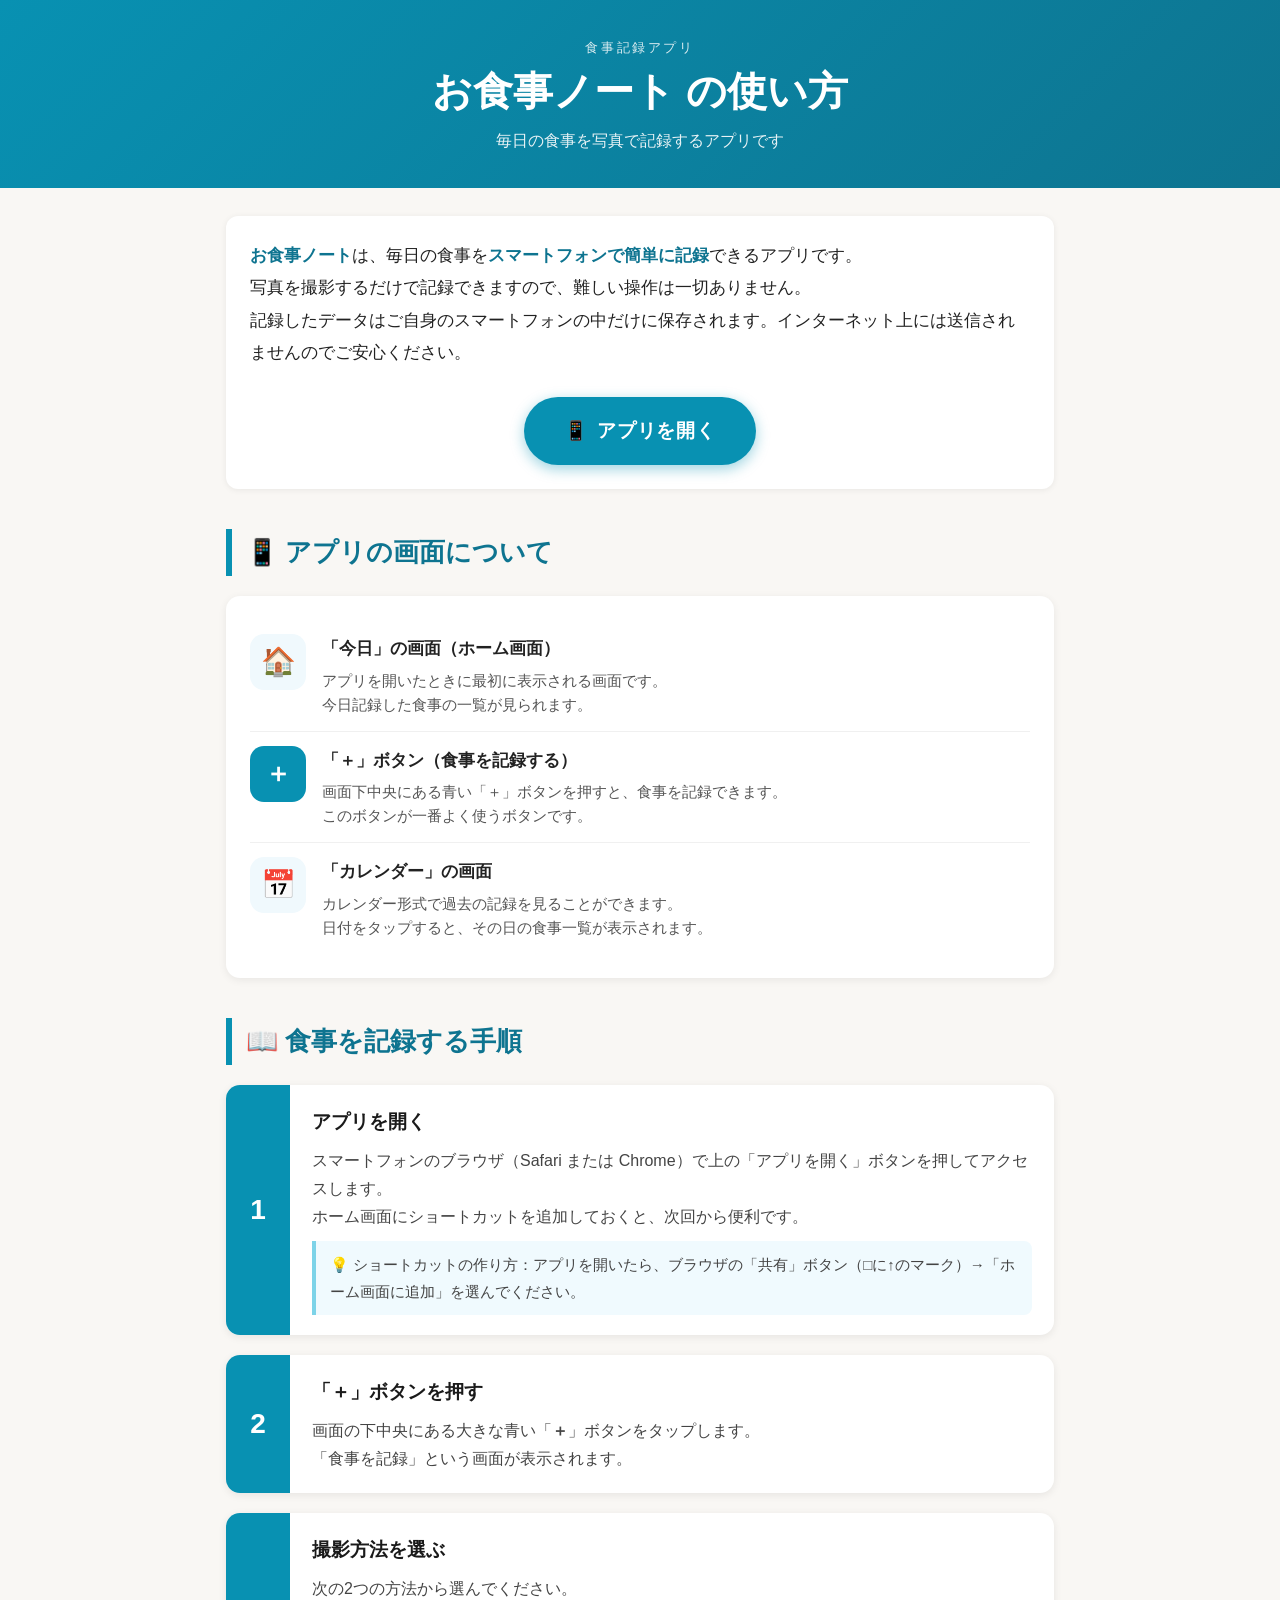
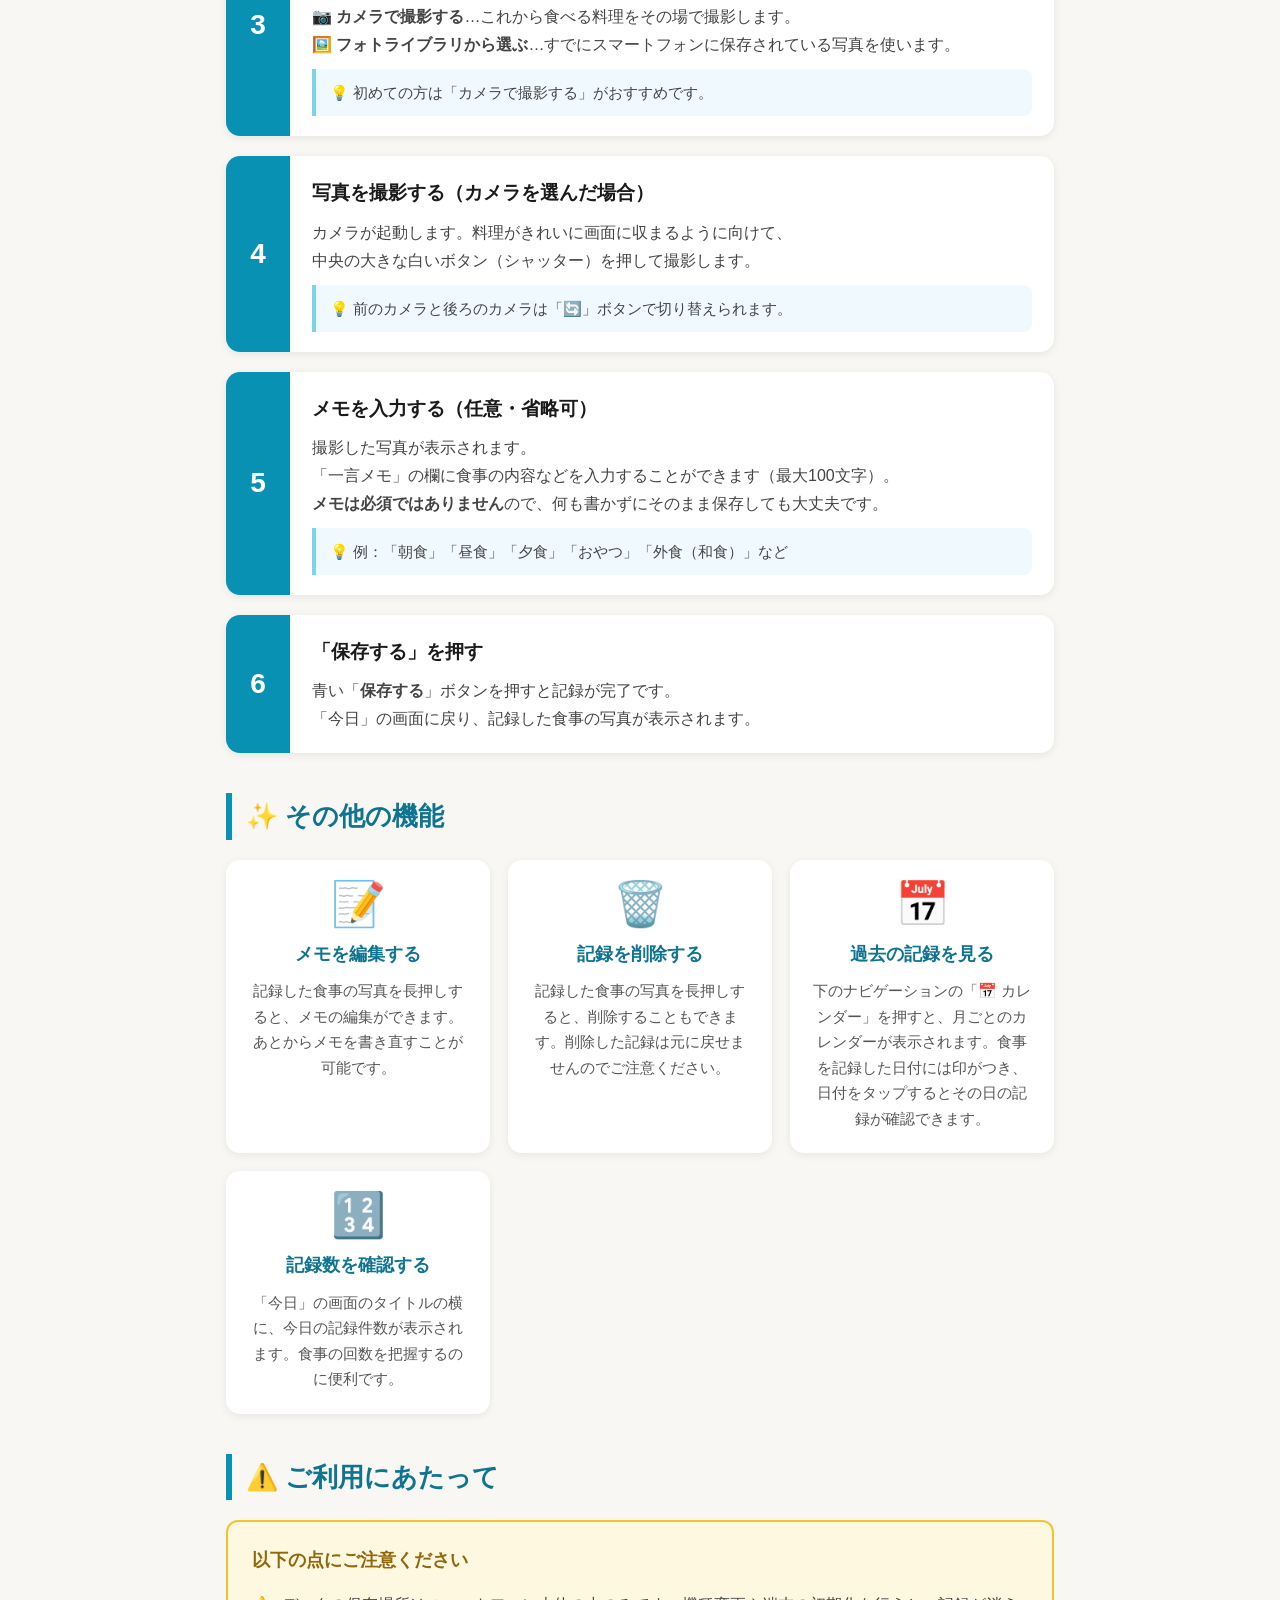
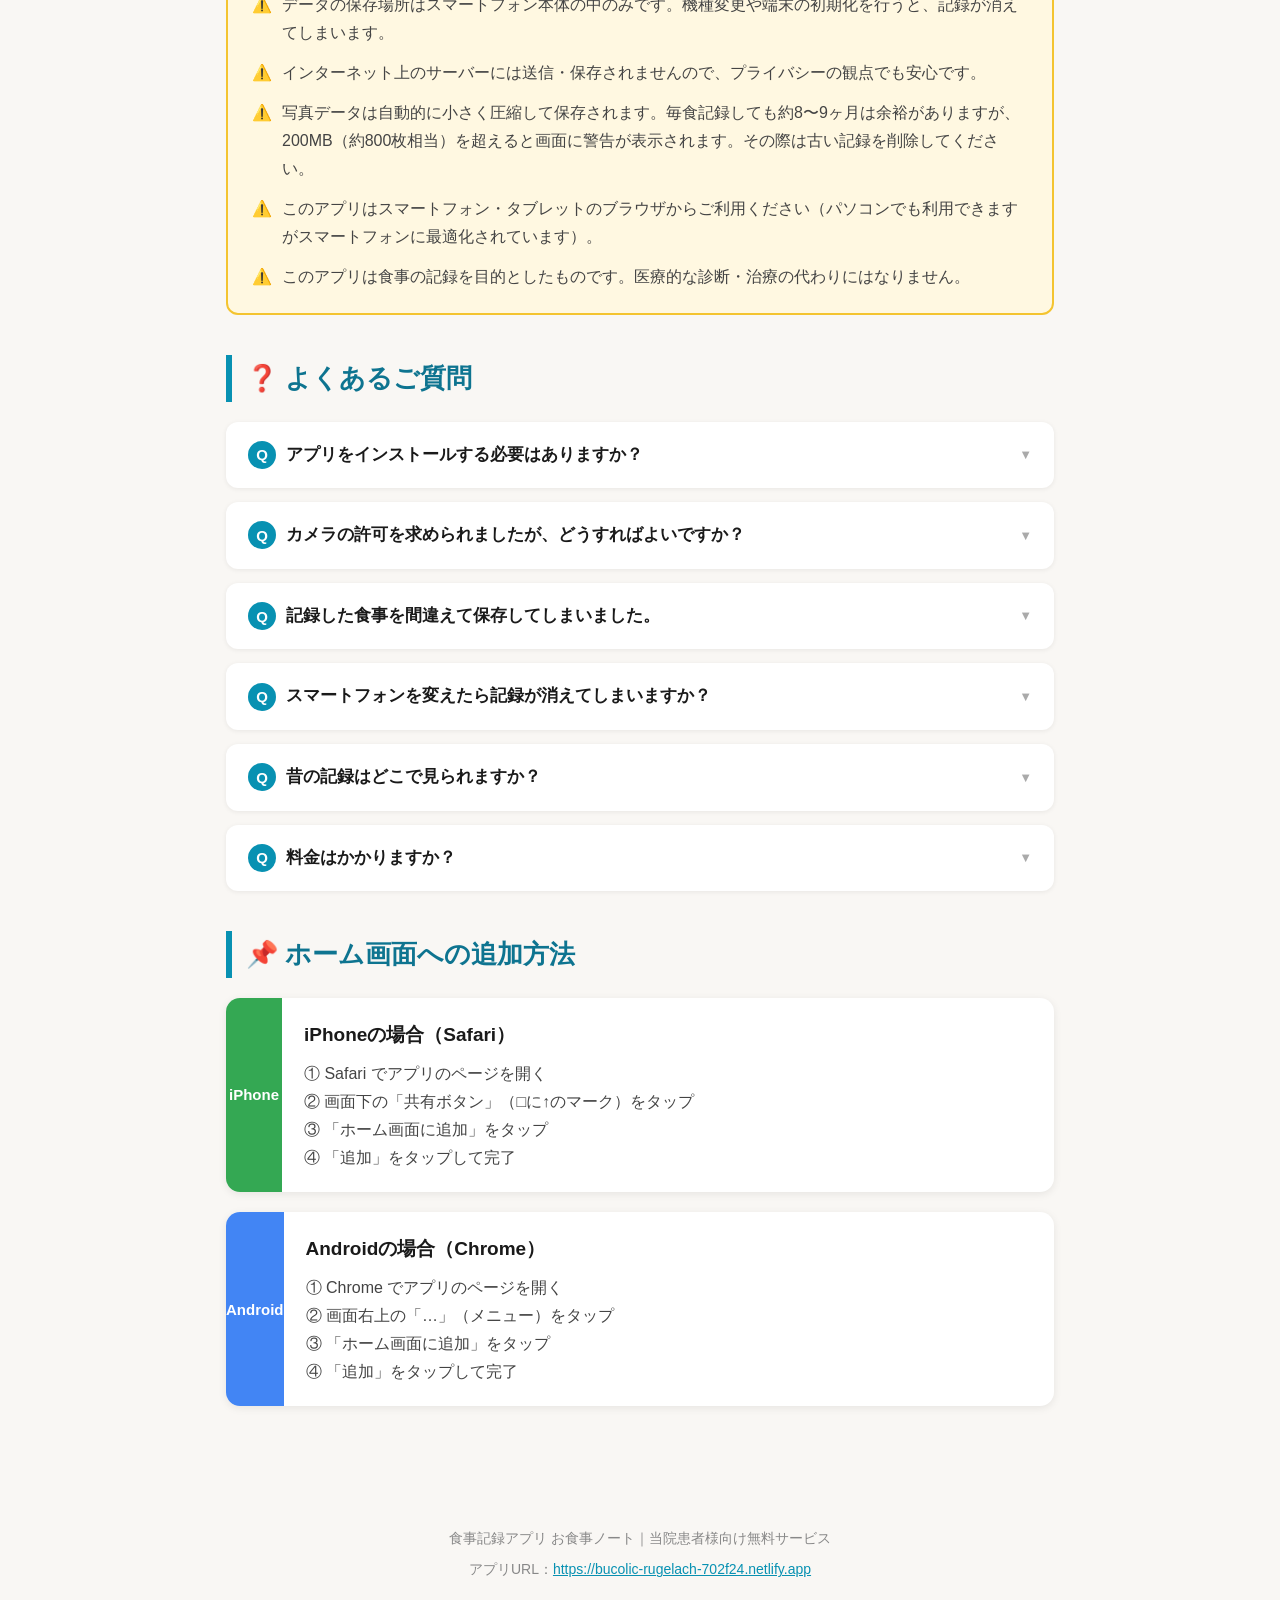
<file: guide.html>
<!DOCTYPE html>
<html lang="ja">
<head>
  <meta charset="UTF-8">
  <meta name="viewport" content="width=device-width, initial-scale=1.0">
  <title>お食事ノート の使い方</title>
  <style>
    /* ── ベーススタイル ── */
    *, *::before, *::after { box-sizing: border-box; margin: 0; padding: 0; }

    body {
      font-family: "Hiragino Sans", "Hiragino Kaku Gothic ProN", "Noto Sans JP", "Meiryo", sans-serif;
      font-size: 18px;
      line-height: 1.8;
      color: #222;
      background: #f9f7f4;
    }

    /* ── レイアウト ── */
    .page-wrap {
      max-width: 860px;
      margin: 0 auto;
      padding: 0 16px 60px;
    }

    /* ── ヘッダー ── */
    .site-header {
      background: linear-gradient(135deg, #0891b2 0%, #0e7490 100%);
      color: #fff;
      padding: 36px 24px 32px;
      text-align: center;
    }
    .site-header .app-name {
      font-size: 13px;
      letter-spacing: .2em;
      opacity: .85;
      margin-bottom: 6px;
    }
    .site-header h1 {
      font-size: clamp(26px, 5vw, 40px);
      font-weight: 700;
      line-height: 1.3;
    }
    .site-header .subtitle {
      margin-top: 10px;
      font-size: 16px;
      opacity: .9;
    }

    /* ── セクション共通 ── */
    section { margin-top: 40px; }
    .section-title {
      font-size: clamp(20px, 3.5vw, 26px);
      font-weight: 700;
      color: #0e7490;
      border-left: 6px solid #0891b2;
      padding-left: 14px;
      margin-bottom: 20px;
    }

    /* ── リード文 ── */
    .lead {
      background: #fff;
      border-radius: 12px;
      padding: 24px;
      margin-top: 28px;
      font-size: 17px;
      line-height: 1.9;
      box-shadow: 0 1px 6px rgba(0,0,0,.07);
    }
    .lead strong { color: #0e7490; }

    /* ── アプリを開くボタン ── */
    .open-btn-wrap { text-align: center; margin: 28px 0 0; }
    .open-btn {
      display: inline-block;
      background: #0891b2;
      color: #fff;
      font-size: 19px;
      font-weight: 700;
      padding: 16px 40px;
      border-radius: 50px;
      text-decoration: none;
      letter-spacing: .05em;
      box-shadow: 0 4px 14px rgba(8,145,178,.4);
      transition: background .2s;
    }
    .open-btn:hover { background: #0e7490; }
    .open-btn .btn-icon { margin-right: 8px; }

    /* ── ステップカード ── */
    .steps { display: flex; flex-direction: column; gap: 20px; }
    .step-card {
      background: #fff;
      border-radius: 14px;
      box-shadow: 0 2px 8px rgba(0,0,0,.08);
      overflow: hidden;
      display: flex;
      align-items: stretch;
    }
    .step-num {
      min-width: 64px;
      background: #0891b2;
      color: #fff;
      font-size: 28px;
      font-weight: 700;
      display: flex;
      align-items: center;
      justify-content: center;
      flex-shrink: 0;
    }
    .step-body { padding: 20px 22px; flex: 1; }
    .step-body h3 { font-size: 19px; font-weight: 700; margin-bottom: 8px; color: #1a1a1a; }
    .step-body p  { font-size: 16px; color: #444; line-height: 1.75; }
    .step-body .note {
      margin-top: 10px;
      background: #f0fafe;
      border-left: 4px solid #7dd3e8;
      padding: 10px 14px;
      border-radius: 0 8px 8px 0;
      font-size: 15px;
      color: #444;
    }

    /* ── 機能説明グリッド ── */
    .feature-grid {
      display: grid;
      grid-template-columns: repeat(auto-fit, minmax(240px, 1fr));
      gap: 18px;
    }
    .feature-card {
      background: #fff;
      border-radius: 14px;
      padding: 22px 20px;
      box-shadow: 0 2px 8px rgba(0,0,0,.07);
      text-align: center;
    }
    .feature-card .f-icon { font-size: 44px; line-height: 1; margin-bottom: 12px; display: block; }
    .feature-card h3 { font-size: 18px; font-weight: 700; margin-bottom: 8px; color: #0e7490; }
    .feature-card p  { font-size: 15px; color: #555; line-height: 1.7; }

    /* ── ナビゲーション説明 ── */
    .nav-explain {
      background: #fff;
      border-radius: 14px;
      padding: 24px;
      box-shadow: 0 2px 8px rgba(0,0,0,.07);
    }
    .nav-row {
      display: flex;
      align-items: flex-start;
      gap: 16px;
      padding: 14px 0;
      border-bottom: 1px solid #f0f0f0;
    }
    .nav-row:last-child { border-bottom: none; }
    .nav-icon-box {
      width: 56px;
      height: 56px;
      border-radius: 14px;
      background: #f0f9fd;
      display: flex;
      align-items: center;
      justify-content: center;
      font-size: 28px;
      flex-shrink: 0;
    }
    .nav-icon-box.accent { background: #0891b2; color: #fff; font-size: 26px; font-weight: 700; }
    .nav-text h4 { font-size: 17px; font-weight: 700; margin-bottom: 4px; }
    .nav-text p  { font-size: 15px; color: #555; line-height: 1.6; }

    /* ── 注意事項 ── */
    .caution-box {
      background: #fff8e1;
      border: 2px solid #f4c430;
      border-radius: 12px;
      padding: 22px 24px;
    }
    .caution-box .caution-title {
      font-size: 18px;
      font-weight: 700;
      color: #92660a;
      margin-bottom: 14px;
    }
    .caution-list {
      list-style: none;
      display: flex;
      flex-direction: column;
      gap: 12px;
    }
    .caution-list li {
      display: flex;
      align-items: flex-start;
      gap: 10px;
      font-size: 16px;
      line-height: 1.75;
      color: #444;
    }
    /* ⚠️ アイコンは縮まないよう固定 */
    .caution-list li .ci {
      flex-shrink: 0;
      font-style: normal;
      line-height: 1.75;
    }

    /* ── FAQ ── */
    .faq-list { display: flex; flex-direction: column; gap: 14px; }
    details {
      background: #fff;
      border-radius: 12px;
      box-shadow: 0 1px 5px rgba(0,0,0,.07);
      overflow: hidden;
    }
    details summary {
      padding: 18px 22px;
      font-size: 17px;
      font-weight: 700;
      cursor: pointer;
      display: flex;
      align-items: center;
      gap: 10px;
      list-style: none;
      color: #1a1a1a;
    }
    details summary::-webkit-details-marker { display: none; }
    details summary::before {
      content: "Q";
      background: #0891b2;
      color: #fff;
      width: 28px; height: 28px;
      border-radius: 50%;
      display: flex; align-items: center; justify-content: center;
      font-size: 15px;
      flex-shrink: 0;
    }
    details summary::after {
      content: "▼";
      margin-left: auto;
      color: #aaa;
      font-size: 13px;
      transition: transform .2s;
    }
    details[open] summary::after { transform: rotate(180deg); }
    .faq-answer {
      padding: 14px 22px 18px 60px;
      font-size: 16px;
      color: #444;
      line-height: 1.8;
      border-top: 1px solid #f0f0f0;
    }

    /* ── フッター ── */
    .site-footer {
      margin-top: 60px;
      text-align: center;
      font-size: 14px;
      color: #888;
      padding-bottom: 20px;
    }
    .site-footer a { color: #0891b2; }

    /* ── レスポンシブ ── */
    @media (max-width: 480px) {
      .step-num { min-width: 48px; font-size: 22px; }
      .step-body { padding: 16px; }
    }
  </style>
</head>
<body>

<!-- ===== ヘッダー ===== -->
<header class="site-header">
  <p class="app-name">食事記録アプリ</p>
  <h1>お食事ノート の使い方</h1>
  <p class="subtitle">毎日の食事を写真で記録するアプリです</p>
</header>

<div class="page-wrap">

  <!-- ===== リード ===== -->
  <div class="lead">
    <strong>お食事ノート</strong>は、毎日の食事を<strong>スマートフォンで簡単に記録</strong>できるアプリです。<br>
    写真を撮影するだけで記録できますので、難しい操作は一切ありません。<br>
    記録したデータはご自身のスマートフォンの中だけに保存されます。インターネット上には送信されませんのでご安心ください。
    <div class="open-btn-wrap">
      <a class="open-btn" href="https://bucolic-rugelach-702f24.netlify.app" target="_blank" rel="noopener">
        <span class="btn-icon">📱</span>アプリを開く
      </a>
    </div>
  </div>

  <!-- ===== 画面の説明 ===== -->
  <section>
    <h2 class="section-title">📱 アプリの画面について</h2>
    <div class="nav-explain">

      <div class="nav-row">
        <div class="nav-icon-box">🏠</div>
        <div class="nav-text">
          <h4>「今日」の画面（ホーム画面）</h4>
          <p>アプリを開いたときに最初に表示される画面です。<br>今日記録した食事の一覧が見られます。</p>
        </div>
      </div>

      <div class="nav-row">
        <div class="nav-icon-box accent">＋</div>
        <div class="nav-text">
          <h4>「＋」ボタン（食事を記録する）</h4>
          <p>画面下中央にある青い「＋」ボタンを押すと、食事を記録できます。<br>このボタンが一番よく使うボタンです。</p>
        </div>
      </div>

      <div class="nav-row">
        <div class="nav-icon-box">📅</div>
        <div class="nav-text">
          <h4>「カレンダー」の画面</h4>
          <p>カレンダー形式で過去の記録を見ることができます。<br>日付をタップすると、その日の食事一覧が表示されます。</p>
        </div>
      </div>

    </div>
  </section>

  <!-- ===== 使い方ステップ ===== -->
  <section>
    <h2 class="section-title">📖 食事を記録する手順</h2>
    <div class="steps">

      <div class="step-card">
        <div class="step-num">1</div>
        <div class="step-body">
          <h3>アプリを開く</h3>
          <p>スマートフォンのブラウザ（Safari または Chrome）で上の「アプリを開く」ボタンを押してアクセスします。<br>ホーム画面にショートカットを追加しておくと、次回から便利です。</p>
          <div class="note">💡 ショートカットの作り方：アプリを開いたら、ブラウザの「共有」ボタン（□に↑のマーク）→「ホーム画面に追加」を選んでください。</div>
        </div>
      </div>

      <div class="step-card">
        <div class="step-num">2</div>
        <div class="step-body">
          <h3>「＋」ボタンを押す</h3>
          <p>画面の下中央にある大きな青い「<strong>＋</strong>」ボタンをタップします。<br>「食事を記録」という画面が表示されます。</p>
        </div>
      </div>

      <div class="step-card">
        <div class="step-num">3</div>
        <div class="step-body">
          <h3>撮影方法を選ぶ</h3>
          <p>次の2つの方法から選んでください。</p>
          <p>📷 <strong>カメラで撮影する</strong>…これから食べる料理をその場で撮影します。<br>
          🖼️ <strong>フォトライブラリから選ぶ</strong>…すでにスマートフォンに保存されている写真を使います。</p>
          <div class="note">💡 初めての方は「カメラで撮影する」がおすすめです。</div>
        </div>
      </div>

      <div class="step-card">
        <div class="step-num">4</div>
        <div class="step-body">
          <h3>写真を撮影する（カメラを選んだ場合）</h3>
          <p>カメラが起動します。料理がきれいに画面に収まるように向けて、<br>中央の大きな白いボタン（シャッター）を押して撮影します。</p>
          <div class="note">💡 前のカメラと後ろのカメラは「🔄」ボタンで切り替えられます。</div>
        </div>
      </div>

      <div class="step-card">
        <div class="step-num">5</div>
        <div class="step-body">
          <h3>メモを入力する（任意・省略可）</h3>
          <p>撮影した写真が表示されます。<br>「一言メモ」の欄に食事の内容などを入力することができます（最大100文字）。<br><strong>メモは必須ではありません</strong>ので、何も書かずにそのまま保存しても大丈夫です。</p>
          <div class="note">💡 例：「朝食」「昼食」「夕食」「おやつ」「外食（和食）」など</div>
        </div>
      </div>

      <div class="step-card">
        <div class="step-num">6</div>
        <div class="step-body">
          <h3>「保存する」を押す</h3>
          <p>青い「<strong>保存する</strong>」ボタンを押すと記録が完了です。<br>「今日」の画面に戻り、記録した食事の写真が表示されます。</p>
        </div>
      </div>

    </div>
  </section>

  <!-- ===== 機能説明 ===== -->
  <section>
    <h2 class="section-title">✨ その他の機能</h2>
    <div class="feature-grid">

      <div class="feature-card">
        <span class="f-icon">📝</span>
        <h3>メモを編集する</h3>
        <p>記録した食事の写真を長押しすると、メモの編集ができます。あとからメモを書き直すことが可能です。</p>
      </div>

      <div class="feature-card">
        <span class="f-icon">🗑️</span>
        <h3>記録を削除する</h3>
        <p>記録した食事の写真を長押しすると、削除することもできます。削除した記録は元に戻せませんのでご注意ください。</p>
      </div>

      <div class="feature-card">
        <span class="f-icon">📅</span>
        <h3>過去の記録を見る</h3>
        <p>下のナビゲーションの「📅 カレンダー」を押すと、月ごとのカレンダーが表示されます。食事を記録した日付には印がつき、日付をタップするとその日の記録が確認できます。</p>
      </div>

      <div class="feature-card">
        <span class="f-icon">🔢</span>
        <h3>記録数を確認する</h3>
        <p>「今日」の画面のタイトルの横に、今日の記録件数が表示されます。食事の回数を把握するのに便利です。</p>
      </div>

    </div>
  </section>

  <!-- ===== 注意事項 ===== -->
  <section>
    <h2 class="section-title">⚠️ ご利用にあたって</h2>
    <div class="caution-box">
      <p class="caution-title">以下の点にご注意ください</p>
      <ul class="caution-list">
        <li>
          <i class="ci">⚠️</i>
          <span>データの保存場所はスマートフォン本体の中のみです。機種変更や端末の初期化を行うと、記録が消えてしまいます。</span>
        </li>
        <li>
          <i class="ci">⚠️</i>
          <span>インターネット上のサーバーには送信・保存されませんので、プライバシーの観点でも安心です。</span>
        </li>
        <li>
          <i class="ci">⚠️</i>
          <span>写真データは自動的に小さく圧縮して保存されます。毎食記録しても約8〜9ヶ月は余裕がありますが、200MB（約800枚相当）を超えると画面に警告が表示されます。その際は古い記録を削除してください。</span>
        </li>
        <li>
          <i class="ci">⚠️</i>
          <span>このアプリはスマートフォン・タブレットのブラウザからご利用ください（パソコンでも利用できますがスマートフォンに最適化されています）。</span>
        </li>
        <li>
          <i class="ci">⚠️</i>
          <span>このアプリは食事の記録を目的としたものです。医療的な診断・治療の代わりにはなりません。</span>
        </li>
      </ul>
    </div>
  </section>

  <!-- ===== FAQ ===== -->
  <section>
    <h2 class="section-title">❓ よくあるご質問</h2>
    <div class="faq-list">

      <details>
        <summary>アプリをインストールする必要はありますか？</summary>
        <div class="faq-answer">
          インストールは不要です。スマートフォンのブラウザ（Safari または Chrome）でアドレスにアクセスするだけで使えます。<br>
          ただし、ホーム画面にショートカットを追加しておくと、アプリのように素早く開くことができます。
        </div>
      </details>

      <details>
        <summary>カメラの許可を求められましたが、どうすればよいですか？</summary>
        <div class="faq-answer">
          初めてカメラ機能を使う際、「カメラへのアクセスを許可しますか？」というメッセージが表示されます。<br>
          「許可」または「OK」を押してください。これを行わないとカメラで撮影できません。<br>
          （フォトライブラリから選ぶ場合も、同様に「許可」を押してください）
        </div>
      </details>

      <details>
        <summary>記録した食事を間違えて保存してしまいました。</summary>
        <div class="faq-answer">
          「今日」の画面に表示されている食事の写真を長押しすると、削除やメモの編集ができます。<br>
          削除した記録は元に戻すことができませんので、ご注意ください。
        </div>
      </details>

      <details>
        <summary>スマートフォンを変えたら記録が消えてしまいますか？</summary>
        <div class="faq-answer">
          はい、このアプリのデータはお使いのスマートフォンの中にのみ保存されています。<br>
          機種変更や端末の初期化を行うと、記録は消えてしまいます。あらかじめご了承ください。
        </div>
      </details>

      <details>
        <summary>昔の記録はどこで見られますか？</summary>
        <div class="faq-answer">
          画面下のナビゲーションの「📅 カレンダー」ボタンを押してください。<br>
          月ごとのカレンダーが表示されます。「‹」「›」ボタンで月を移動でき、記録した日付をタップするとその日の食事一覧が確認できます。
        </div>
      </details>

      <details>
        <summary>料金はかかりますか？</summary>
        <div class="faq-answer">
          このアプリは当院の患者様に無料でご提供しています。通信料（インターネット接続費用）はお客様のご契約によりますが、アプリ自体の利用料は一切かかりません。
        </div>
      </details>

    </div>
  </section>

  <!-- ===== ホーム画面への追加方法 ===== -->
  <section>
    <h2 class="section-title">📌 ホーム画面への追加方法</h2>
    <div class="steps">

      <div class="step-card">
        <div class="step-num" style="background:#34a853; min-width:56px; font-size:15px; font-weight:700;">iPhone</div>
        <div class="step-body">
          <h3>iPhoneの場合（Safari）</h3>
          <p>
            ① Safari でアプリのページを開く<br>
            ② 画面下の「共有ボタン」（□に↑のマーク）をタップ<br>
            ③ 「ホーム画面に追加」をタップ<br>
            ④ 「追加」をタップして完了
          </p>
        </div>
      </div>

      <div class="step-card">
        <div class="step-num" style="background:#4285f4; min-width:56px; font-size:15px; font-weight:700;">Android</div>
        <div class="step-body">
          <h3>Androidの場合（Chrome）</h3>
          <p>
            ① Chrome でアプリのページを開く<br>
            ② 画面右上の「…」（メニュー）をタップ<br>
            ③ 「ホーム画面に追加」をタップ<br>
            ④ 「追加」をタップして完了
          </p>
        </div>
      </div>

    </div>
  </section>

</div><!-- /page-wrap -->

<!-- ===== フッター ===== -->
<footer class="site-footer">
  <p>食事記録アプリ お食事ノート｜当院患者様向け無料サービス</p>
  <p style="margin-top:6px;">
    アプリURL：<a href="https://bucolic-rugelach-702f24.netlify.app" target="_blank" rel="noopener">https://bucolic-rugelach-702f24.netlify.app</a>
  </p>
</footer>

</body>
</html>
</file>
